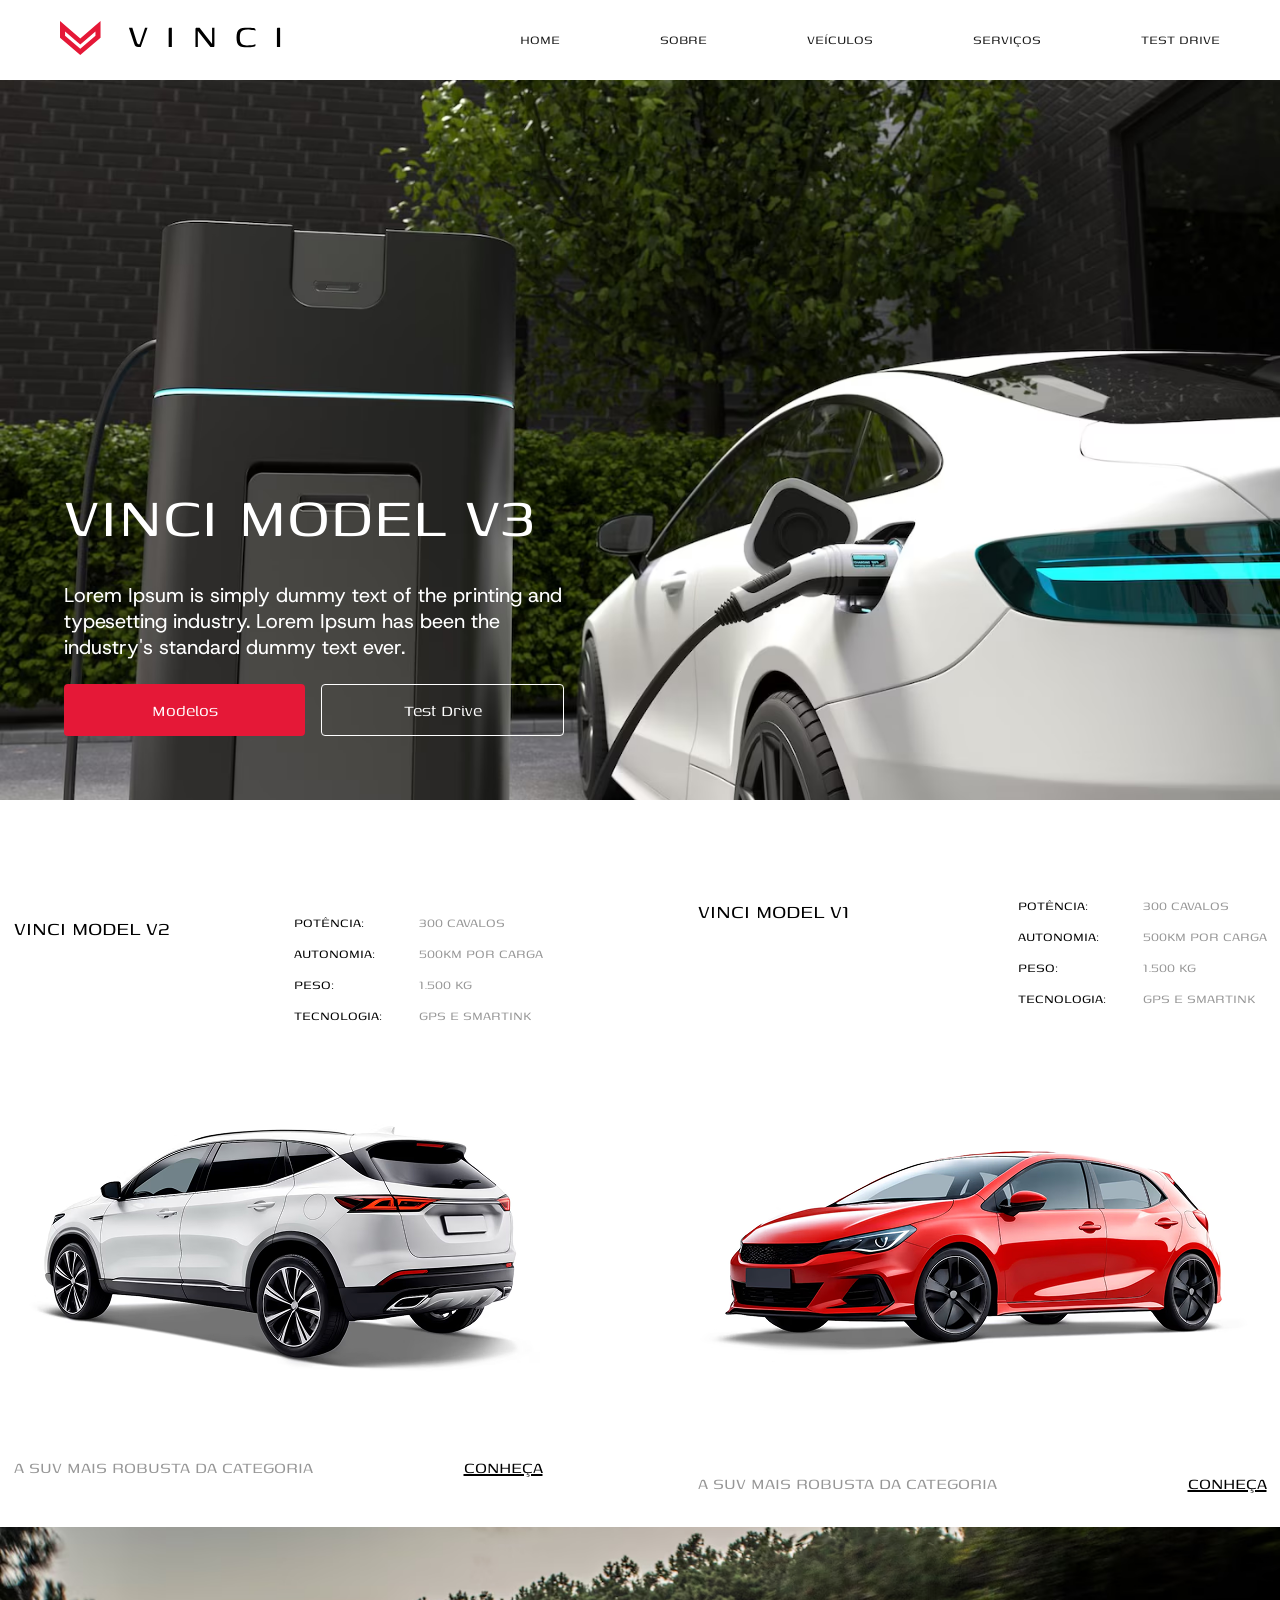
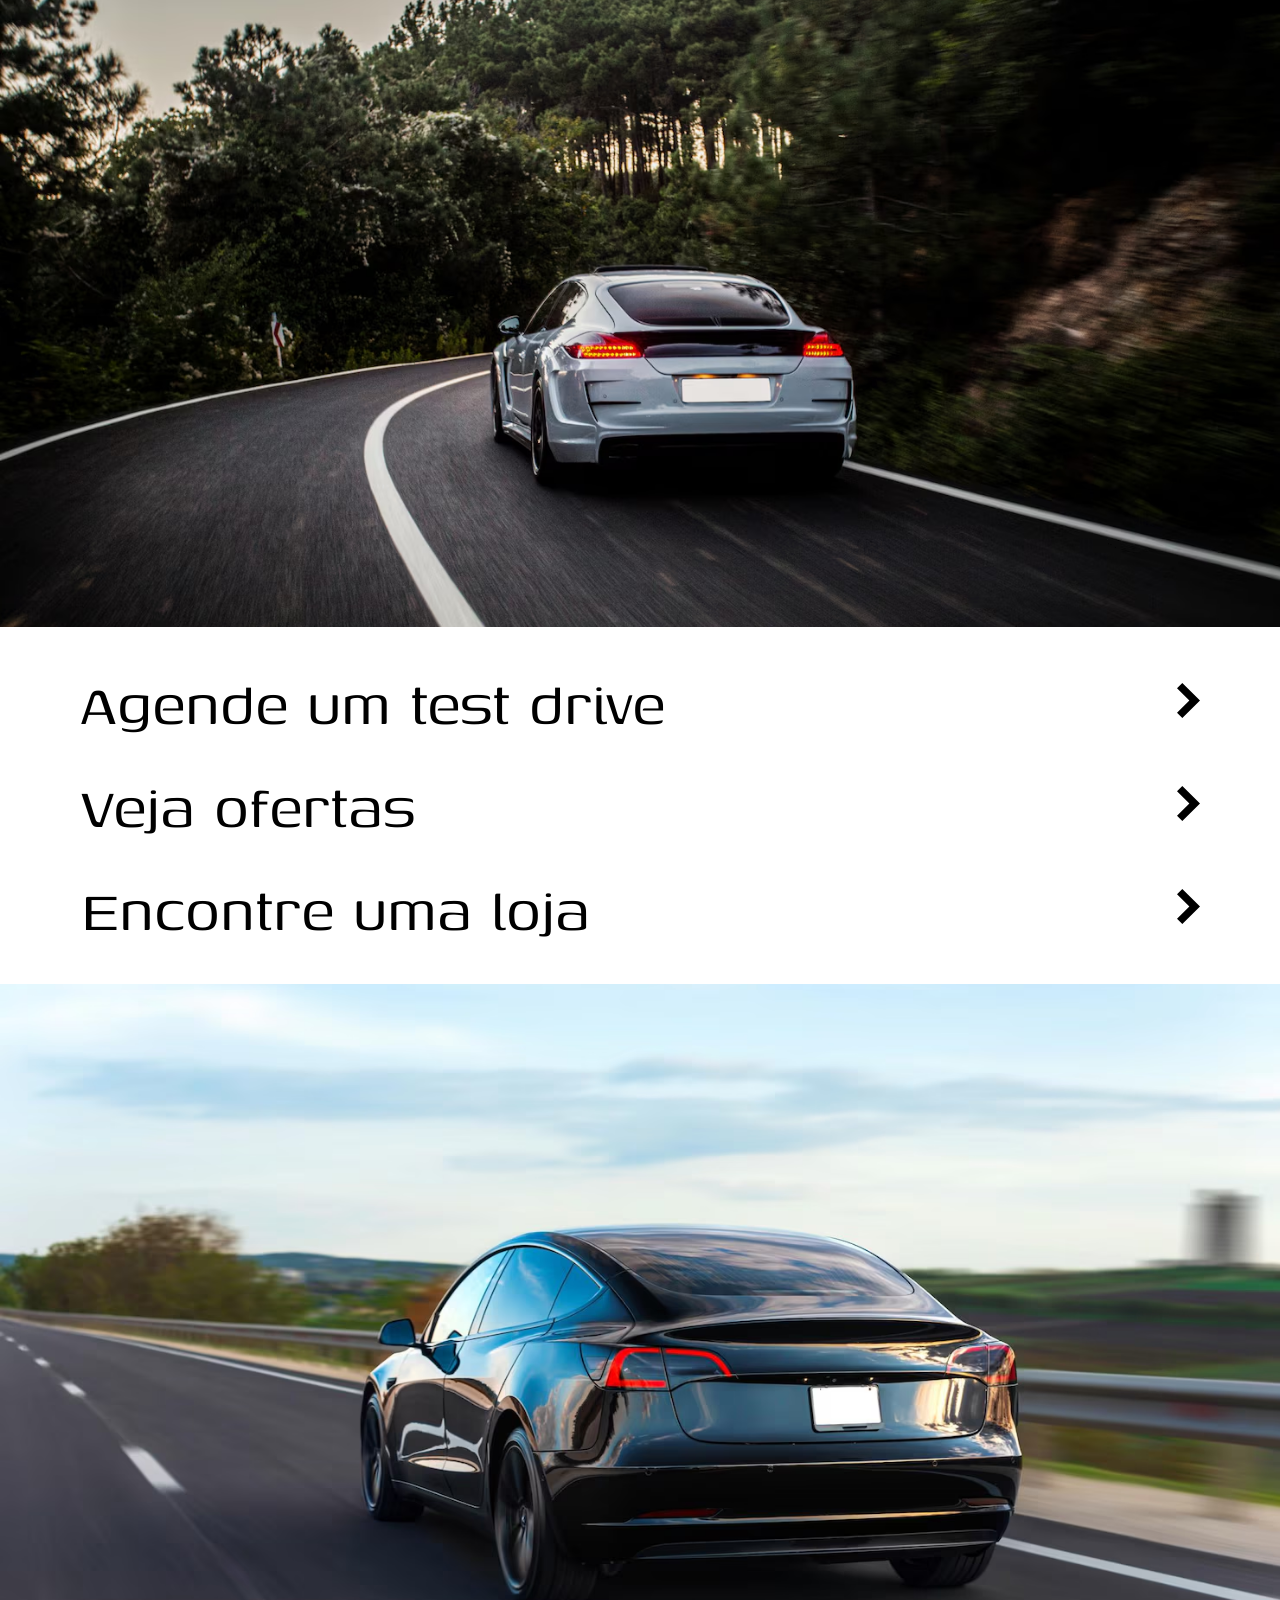
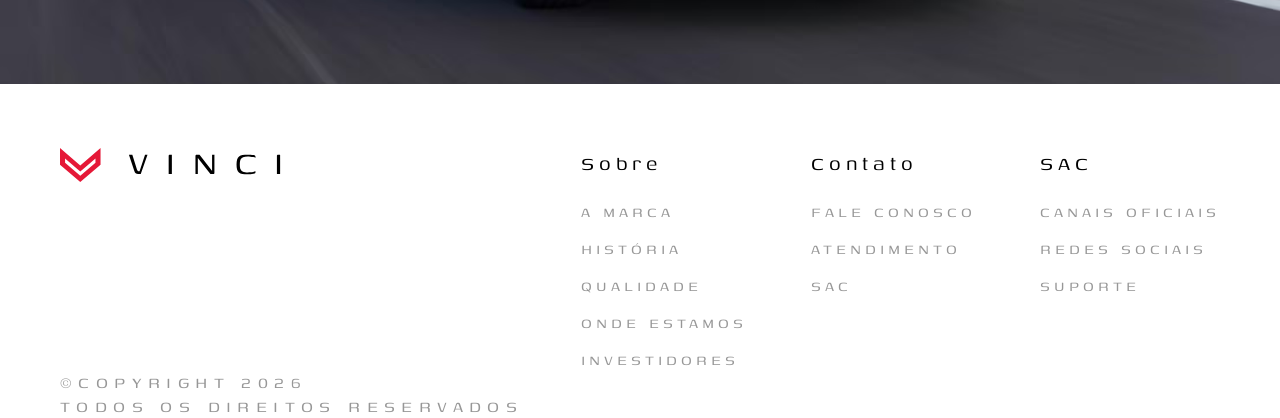
<file: index.html>
<!DOCTYPE html>
<html lang="pt-br">
    <head>
        <meta charset="UTF-8">
        <meta name="viewport" content="width=device-width, initial-scale=1.0">
        <link rel="stylesheet" href="./global.css">

        <title>VINCI - Carros Elétricos</title>
    </head>

    <body>
        <header>
            <figure>
                <img src="./src/assets/images/brand/Logo-name.svg"
                    alt="Vinci Veículos" draggable="false" />
            </figure>

            <div class="header-pages">
                <div class="header-link">
                    <p>Home</p>
                    <div class="line"></div>
                </div>
                <div class="header-link">
                    <p>Sobre</p>
                    <div class="line"></div>
                </div>
                <div class="header-link">
                    <p>Veículos</p>
                    <div class="line"></div>
                </div>
                <div class="header-link">
                    <p>Serviços</p>
                    <div class="line"></div>
                </div>
                <div class="header-link">
                    <p>Test Drive</p>
                    <div class="line"></div>
                </div>
            </div>
        </header>

        <main>
            <!--Hero Section-->
            <section class="Hero">
                <div class="Content">
                    <h1>VINCI MODEL V3</h1>
                    <p>Lorem Ipsum is simply dummy text of the printing and
                        typesetting industry. Lorem Ipsum has been the
                        industry's standard dummy text ever.</p>

                    <div class="btns">
                        <button class="btn btn-primary">Modelos</button>
                        <button class="btn btn-outline">Test Drive</button>
                    </div>
                </div>
            </section>

            <!--Carros-->
            <section class="cars">
                <!--V2-->
                <div class="car-model">
                    <!--Header-->
                    <div class="header">
                        <p>VINCI MODEL V2</p>

                        <div class="details">
                            <div class="detail">
                                <p class="title">Potência:</p>
                                <p>300 cavalos</p>
                            </div>

                            <div class="detail">
                                <p class="title">Autonomia:</p>
                                <p>500km por carga</p>
                            </div>

                            <div class="detail">
                                <p class="title">Peso:</p>
                                <p>1.500 kg</p>
                            </div>

                            <div class="detail">
                                <p class="title">Tecnologia:</p>
                                <p>gps e smartink</p>
                            </div>
                        </div>
                    </div>

                    <figure>
                        <img src="./src/assets/images/cars/v2.png" alt="Carro"
                            draggable="false" />
                    </figure>

                    <!--Footer-->
                    <div class="footer">
                        <p class="desc">A SUV mais robusta da categoria</p>
                        <span onclick class="link">Conheça</span>
                    </div>
                </div>

                <!--V1-->
                <div class="car-model">
                    <!--Header-->
                    <div class="header">
                        <p>VINCI MODEL V1</p>

                        <div class="details">
                            <div class="detail">
                                <p class="title">Potência:</p>
                                <p>300 cavalos</p>
                            </div>

                            <div class="detail">
                                <p class="title">Autonomia:</p>
                                <p>500km por carga</p>
                            </div>

                            <div class="detail">
                                <p class="title">Peso:</p>
                                <p>1.500 kg</p>
                            </div>

                            <div class="detail">
                                <p class="title">Tecnologia:</p>
                                <p>gps e smartink</p>
                            </div>
                        </div>
                    </div>

                    <figure>
                        <img src="./src/assets/images/cars/v1.png" alt="Carro"
                            draggable="false" />
                    </figure>

                    <!--Footer-->
                    <div class="footer">
                        <p class="desc">A SUV mais robusta da categoria</p>
                        <span onclick class="link">Conheça</span>
                    </div>
                </div>
            </section>

            <section class="car1"></section>

            <!--Outros links-->
            <section class="others-links">
                <div class="link">
                    <p>Agende um test drive</p>

                    <figure>
                        <img src="./src/assets/images/arrow-icon.svg"
                            alt="arrow-icon" draggable="false" />
                    </figure>
                </div>

                <div class="link">
                    <p>Veja ofertas</p>

                    <figure>
                        <img src="./src/assets/images/arrow-icon.svg"
                            alt="arrow-icon" draggable="false" />
                    </figure>
                </div>

                <div class="link">
                    <p>Encontre uma loja</p>

                    <figure>
                        <img src="./src/assets/images/arrow-icon.svg"
                            alt="arrow-icon" draggable="false" />
                    </figure>
                </div>
            </section>

            <section class="car2"></section>
        </main>

        <footer>
            <section class="Pages">
                <section class="Logo">
                    <figure>
                        <img src="./src/assets/images/brand/Logo-name.svg"
                            alt="Vinci Veículos" draggable="false" />
                    </figure>
                </section>

                <section class="Sections">
                    <div class="Section">
                        <h3>Sobre</h3>

                        <div>
                            <p>A marca</p>
                            <p>História</p>
                            <p>Qualidade</p>
                            <p>Onde estamos</p>
                            <p>Investidores</p>
                        </div>
                    </div>

                    <div class="Section">
                        <h3>Contato</h3>

                        <div>
                            <p>Fale Conosco</p>
                            <p>Atendimento</p>
                            <p>SAC</p>
                        </div>
                    </div>

                    <div class="Section">
                        <h3>SAC</h3>

                        <div>
                            <p>Canais Oficiais</p>
                            <p>Redes Sociais</p>
                            <p>Suporte</p>
                        </div>
                    </div>
                </section>
            </section>

            <!--COPYRIGHT-->
            <section class="Copyright">
                <p>©Copyright 2026</p>
                <p>Todos os direitos reservados</p>
            </section>
        </footer>
    </body>
</html>
</file>
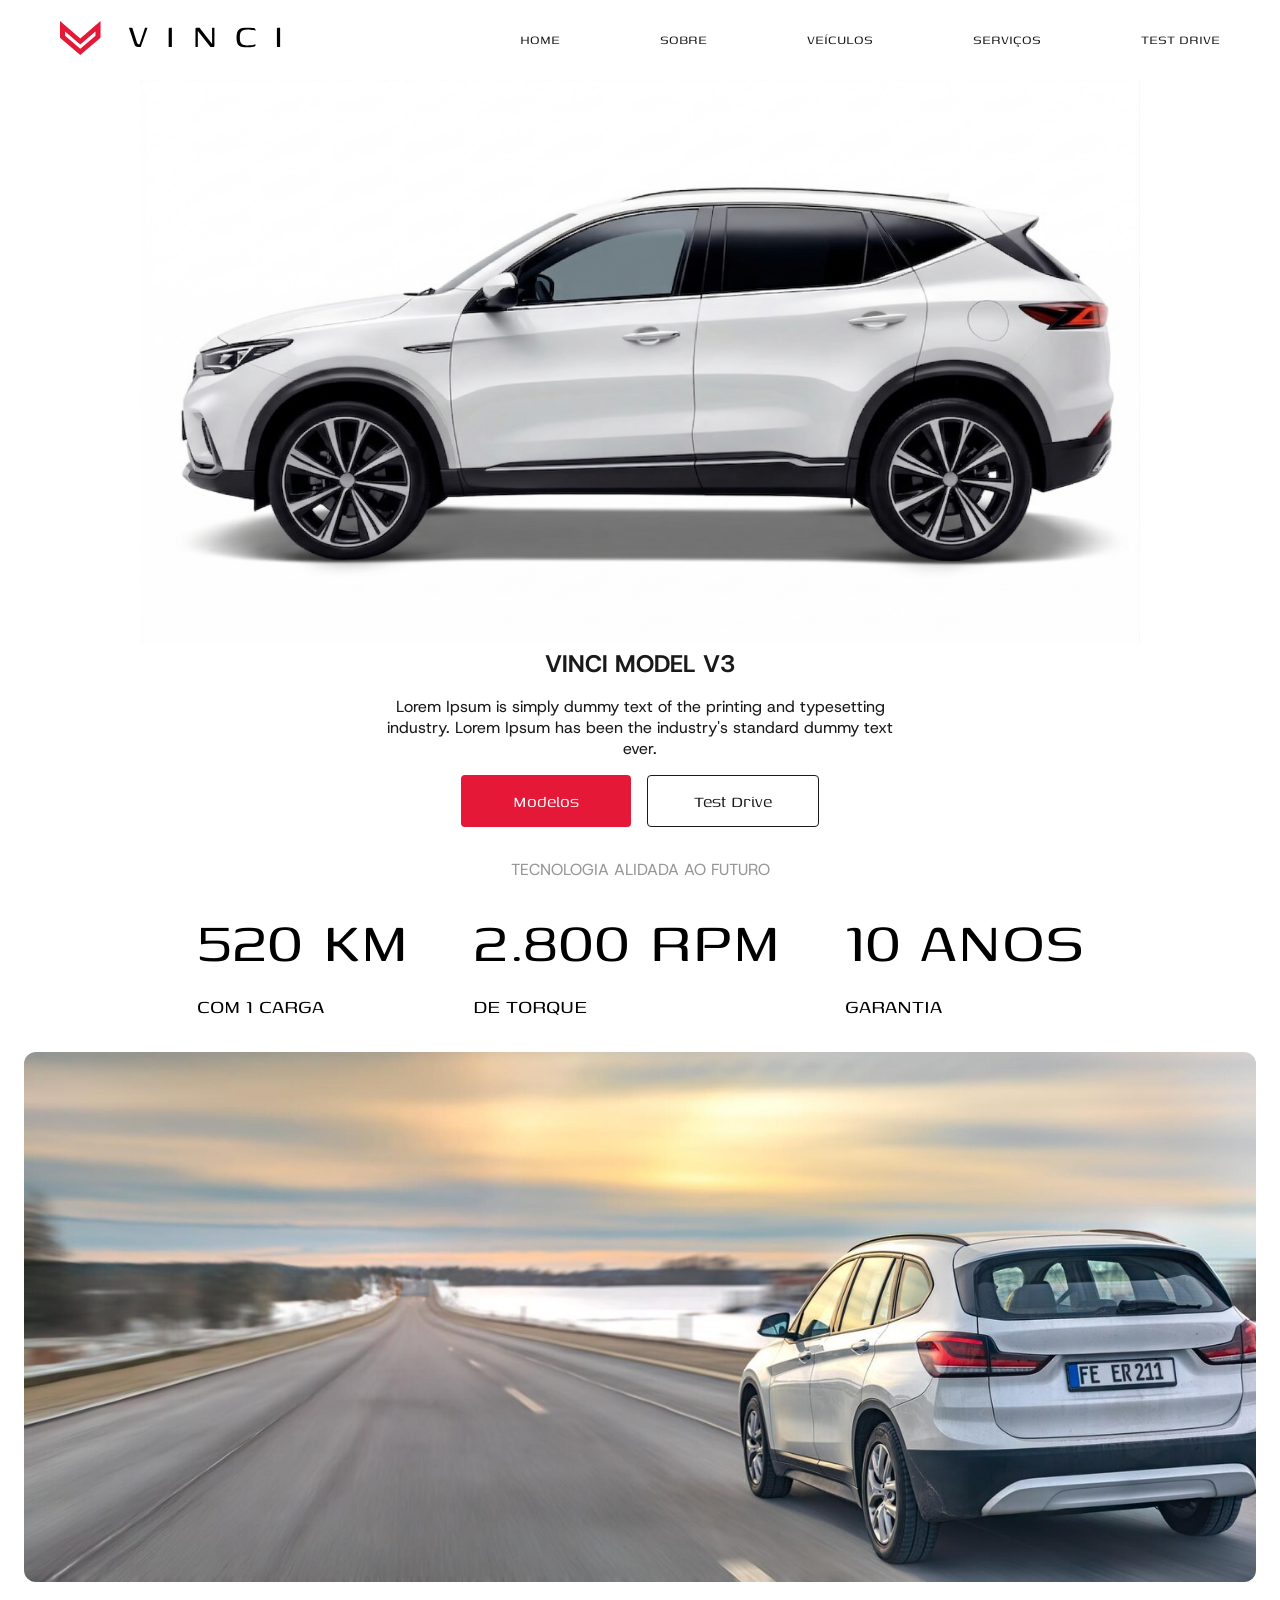
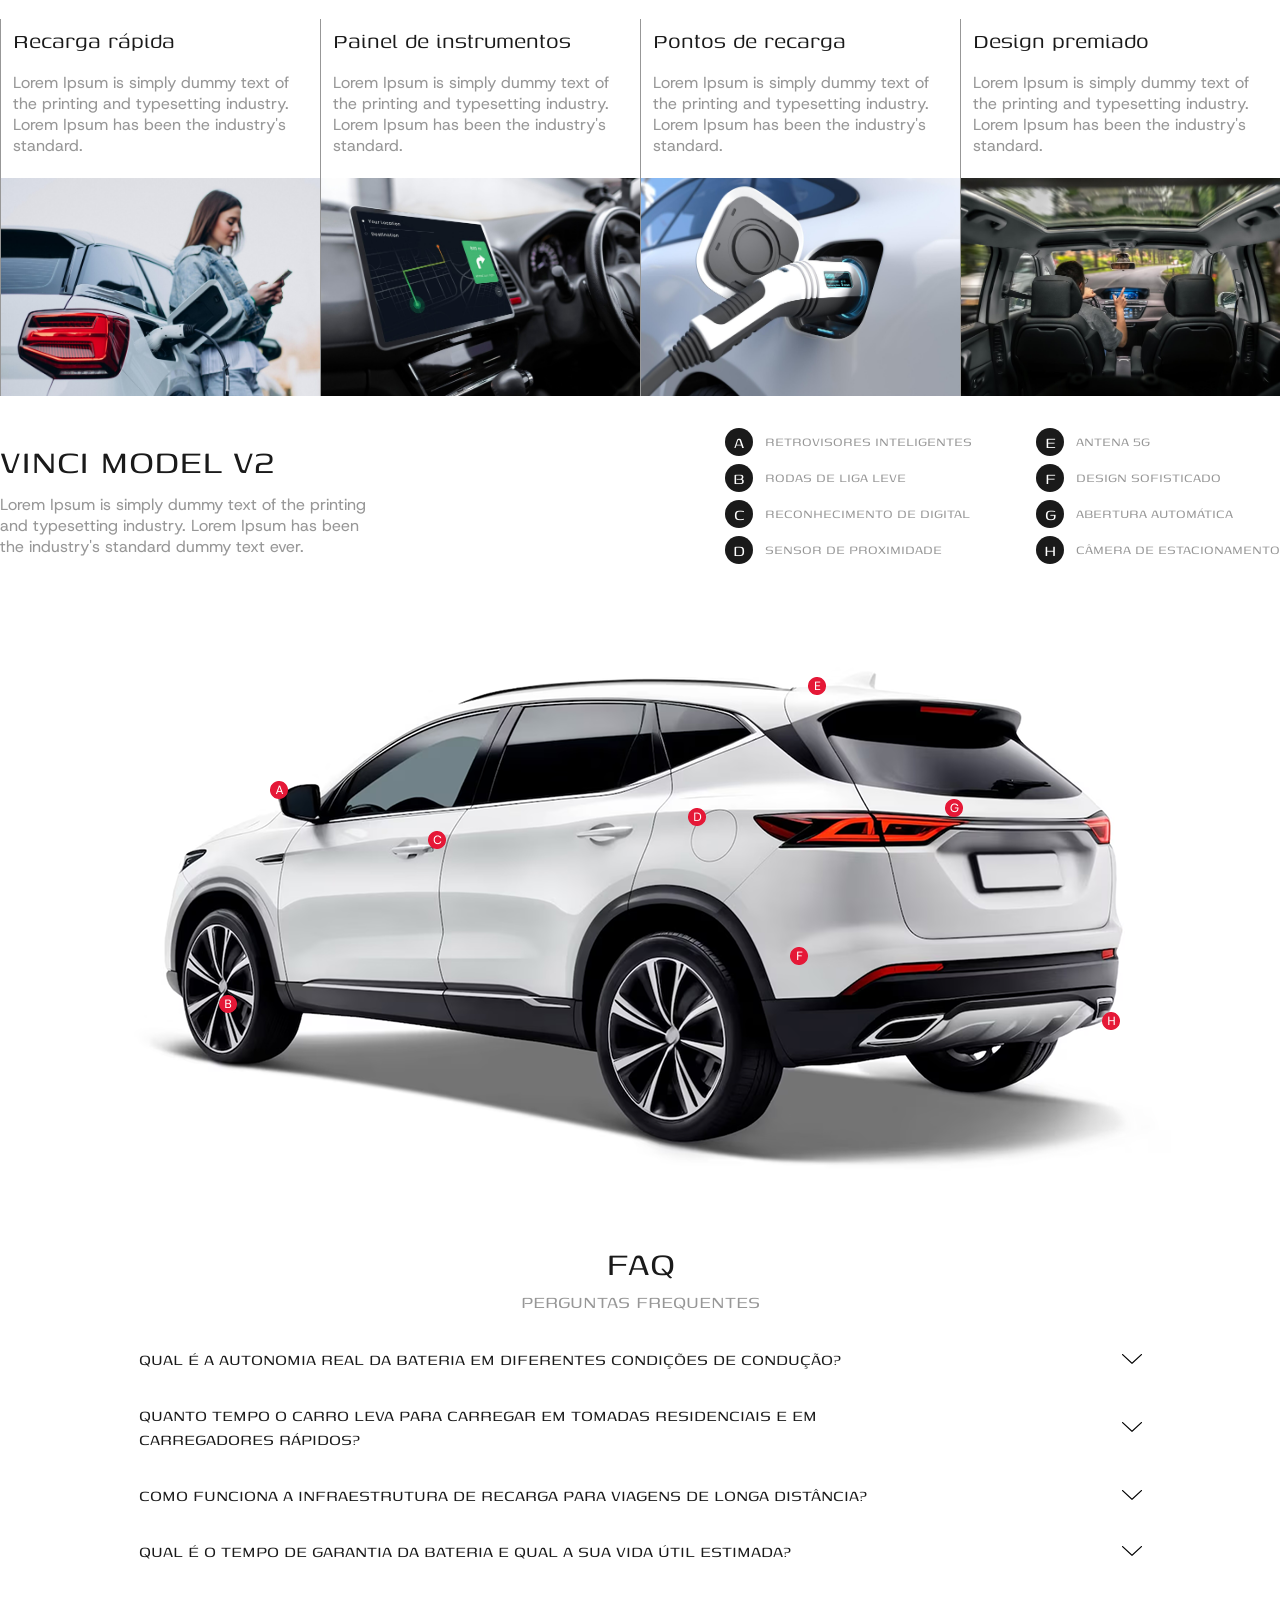
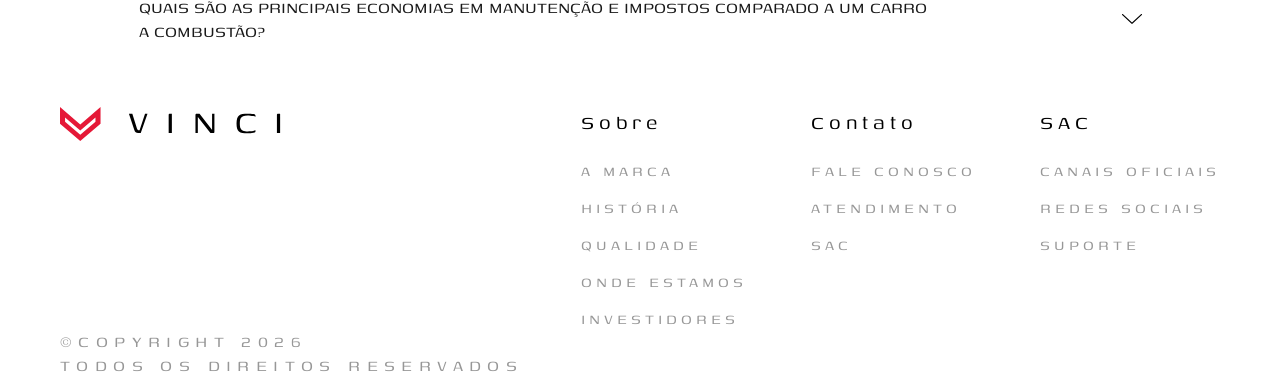
<file: vinci.html>
<!DOCTYPE html>
<html lang="en">
    <head>
        <meta charset="UTF-8">
        <meta name="viewport" content="width=device-width, initial-scale=1.0">
        <link rel="stylesheet" href="./global.css">
        <link rel="stylesheet" href="./src/styles/_vinci.css">

        <title>VINCI - Model V2</title>
    </head>
    <body>
        <header>
            <figure>
                <img src="./src/assets/images/brand/Logo-name.svg"
                    alt="Vinci Veículos" draggable="false" />
            </figure>

            <div class="header-pages">
                <div class="header-link">
                    <p>Home</p>
                    <div class="line"></div>
                </div>
                <div class="header-link">
                    <p>Sobre</p>
                    <div class="line"></div>
                </div>
                <div class="header-link">
                    <p>Veículos</p>
                    <div class="line"></div>
                </div>
                <div class="header-link">
                    <p>Serviços</p>
                    <div class="line"></div>
                </div>
                <div class="header-link">
                    <p>Test Drive</p>
                    <div class="line"></div>
                </div>
            </div>
        </header>

        <main>
            <!--Hero section-->
            <section class="hero">
                <figure class="car">
                    <img src="./src/assets/images/vinci/car.png"
                        alt="Vinci Model 3" draggable="false" />
                </figure>

                <div class="content">
                    <h1>VINCI MODEL V3</h1>
                    <p>Lorem Ipsum is simply dummy text of the printing and
                        typesetting industry. Lorem Ipsum has been the
                        industry's standard dummy text ever.</p>

                    <div class="btns">
                        <button class="btn btn-primary">Modelos</button>
                        <button class="btn btn-outline-black">Test
                            Drive</button>
                    </div>
                </div>
            </section>

            <section class="technology">
                <p>Tecnologia alidada ao futuro</p>

                <div class="specs">
                    <!--KM-->
                    <div class="spec">
                        <p class="title">520 km</p>
                        <p class="desc">com 1 carga</p>
                    </div>

                    <!--RPM-->
                    <div class="spec">
                        <p class="title">2.800 rpm</p>
                        <p class="desc">de torque</p>
                    </div>

                    <!--GARANTIA-->
                    <div class="spec">
                        <p class="title">10 anos</p>
                        <p class="desc">garantia</p>
                    </div>
                </div>
            </section>

            <!--Carro na highway-->
            <section class="highway">
                <figure>
                    <img src="./src/assets/images/vinci/highway.jpg"
                        alt="Carro sendo dirigido na estrada"
                        draggable="false" />
                </figure>
            </section>

            <!--Beneficios-->
            <section class="benefits">
                <!--Recarga rapida-->
                <div class="benefit">
                    <div class="heading">
                        <p class="title">Recarga rápida</p>
                        <p class="desc">Lorem Ipsum is simply dummy text of the
                            printing and typesetting industry. Lorem Ipsum has
                            been the industry's standard.</p>
                    </div>

                    <figure>
                        <img src="./src/assets/images/vinci/car_charging.png"
                            alt="Mulher carregando seu carro"
                            draggable="false" />
                    </figure>
                </div>

                <!--Recarga rapida-->
                <div class="benefit">
                    <div class="heading">
                        <p class="title">Painel de instrumentos</p>
                        <p class="desc">Lorem Ipsum is simply dummy text of the
                            printing and typesetting industry. Lorem Ipsum has
                            been the industry's standard.</p>
                    </div>

                    <figure>
                        <img src="./src/assets/images/vinci/car_panel.png"
                            alt="Painel multimídia interno do carro"
                            draggable="false" />
                    </figure>
                </div>

                <!--Recarga rapida-->
                <div class="benefit">
                    <div class="heading">
                        <p class="title">Pontos de recarga</p>
                        <p class="desc">Lorem Ipsum is simply dummy text of the
                            printing and typesetting industry. Lorem Ipsum has
                            been the industry's standard.</p>
                    </div>

                    <figure>
                        <img src="./src/assets/images/vinci/car_charging_2.png"
                            alt="Carro sendo carregado" draggable="false" />
                    </figure>
                </div>

                <!--Recarga rapida-->
                <div class="benefit">
                    <div class="heading">
                        <p class="title">Design premiado</p>
                        <p class="desc">Lorem Ipsum is simply dummy text of the
                            printing and typesetting industry. Lorem Ipsum has
                            been the industry's standard.</p>
                    </div>

                    <figure>
                        <img src="./src/assets/images/vinci/man_driving_car.png"
                            alt="Homem dirigindo carro" draggable="false" />
                    </figure>
                </div>
            </section>

            <!--Partes do carro-->
            <section class="car-parts">
                <div class="header">
                    <div class="section-title">
                        <p class="title">Vinci Model v2</p>
                        <p class="desc">Lorem Ipsum is simply dummy text of the
                            printing and typesetting industry. Lorem Ipsum has
                            been the industry's standard dummy text ever.</p>
                    </div>

                    <!--Legendas-->
                    <div class="legends">
                        <div class="column">
                            <div class="point">
                                <div class="ball">A</div>
                                <p>Retrovisores inteligentes</p>
                            </div>

                            <div class="point">
                                <div class="ball">B</div>
                                <p>RODAS DE LIGA LEVE</p>
                            </div>

                            <div class="point">
                                <div class="ball">C</div>
                                <p>RECONHECIMENTO DE DIGITAL</p>
                            </div>

                            <div class="point">
                                <div class="ball">D</div>
                                <p>sensor de proximidade</p>
                            </div>
                        </div>

                        <div class="column">
                            <div class="point">
                                <div class="ball">E</div>
                                <p>antena 5g</p>
                            </div>

                            <div class="point">
                                <div class="ball">F</div>
                                <p>design sofisticado</p>
                            </div>

                            <div class="point">
                                <div class="ball">G</div>
                                <p>abertura automática</p>
                            </div>

                            <div class="point">
                                <div class="ball">H</div>
                                <p>câmera de estacionamento</p>
                            </div>
                        </div>
                    </div>
                </div>

                <figure>
                    <img src="./src/assets/images/vinci/car_red_bullets.png"
                        alt="Imagem de um carro com vários pontos vermelhos"
                        draggable="false" />
                </figure>
            </section>

            <!--FAQ-->
            <section class="faq">
                <div class="heading">
                    <p class="title">faq</p>
                    <p class="desc">perguntas frequentes</p>
                </div>

                <div class="questions">
                    <div class="question">
                        <p>Qual é a autonomia real da bateria em diferentes condições de condução?</p>

                        <figure>
                            <img src="./src/assets/images/vinci/arrow_down.svg" alt="Seta para baixo" draggable="false" />
                        </figure>
                    </div>

                    <div class="question">
                        <p>Quanto tempo o carro leva para carregar em tomadas residenciais e em carregadores rápidos?</p>

                        <figure>
                            <img src="./src/assets/images/vinci/arrow_down.svg" alt="Seta para baixo" draggable="false" />
                        </figure>
                    </div>

                    <div class="question">
                        <p>Como funciona a infraestrutura de recarga para viagens de longa distância?</p>

                        <figure>
                            <img src="./src/assets/images/vinci/arrow_down.svg" alt="Seta para baixo" draggable="false" />
                        </figure>
                    </div>

                    <div class="question">
                        <p>Qual é o tempo de garantia da bateria e qual a sua vida útil estimada?</p>

                        <figure>
                            <img src="./src/assets/images/vinci/arrow_down.svg" alt="Seta para baixo" draggable="false" />
                        </figure>
                    </div>

                    <div class="question">
                        <p>Quais são as principais economias em manutenção e impostos comparado a um carro a combustão?</p>

                        <figure>
                            <img src="./src/assets/images/vinci/arrow_down.svg" alt="Seta para baixo" draggable="false" />
                        </figure>
                    </div>
                </div>
            </section>
        </main>

        <footer>
            <section class="Pages">
                <section class="Logo">
                    <figure>
                        <img src="./src/assets/images/brand/Logo-name.svg"
                            alt="Vinci Veículos" draggable="false" />
                    </figure>
                </section>

                <section class="Sections">
                    <div class="Section">
                        <h3>Sobre</h3>

                        <div>
                            <p>A marca</p>
                            <p>História</p>
                            <p>Qualidade</p>
                            <p>Onde estamos</p>
                            <p>Investidores</p>
                        </div>
                    </div>

                    <div class="Section">
                        <h3>Contato</h3>

                        <div>
                            <p>Fale Conosco</p>
                            <p>Atendimento</p>
                            <p>SAC</p>
                        </div>
                    </div>

                    <div class="Section">
                        <h3>SAC</h3>

                        <div>
                            <p>Canais Oficiais</p>
                            <p>Redes Sociais</p>
                            <p>Suporte</p>
                        </div>
                    </div>
                </section>
            </section>

            <!--COPYRIGHT-->
            <section class="Copyright">
                <p>©Copyright 2026</p>
                <p>Todos os direitos reservados</p>
            </section>
        </footer>
    </body>
</html>
</file>
<file: global.css>
@import "./src/styles/_variables.css";
@import "./src/styles/header.css";
@import "./src/styles/footer.css";
@import "./src/styles/cars.css";
@import "./src/styles/hero.css";

/* Reset de estilos padroes do site */
* {
    margin: 0;
    padding: 0;
    box-sizing: border-box;
}

/* Fontes */
@font-face {
    font-family: "title";
    src: url(./src/assets/fonts/title/Genos-VariableFont_wght.ttf);
}
@font-face {
    font-family: "text";
    src: url(./src/assets/fonts/text/HostGrotesk-VariableFont_wght.ttf);
}

body {
    background-color: var(--bg);
    color: var(--text);
    font-family: "text";
    font-weight: normal;
}

main {
    display: flex;
    flex-direction: column;
    gap: 32px;
    padding-top: 80px;
}

/* Secao com outros links para redirecionamento */
.others-links {
    display: flex;
    flex-direction: column;
    padding: 0px 64px;
    gap: 16px;
}
.others-links > .link {
    display: flex;
    justify-content: space-between;
    align-items: center;
    color: black;
    transition: .2s;
    padding: 0px 16px;
    cursor: pointer;
}
.others-links > .link:hover {
    background-color: var(--details);
}
.others-links > .link > p {
    font-size: 72px;
    font-family: "title";
}

/* Secoes apenas com imagens */
.car1, .car2 {
    width: 100%;
    height: 700px;
    background-repeat: no-repeat;
    background-position: center;
    background-size: cover;
}
.car1 {
    background-image: url("/src/assets/images/car1.png");
}
.car2 {
    background-image: url("/src/assets/images/car2.png");
}

.btn {
    display: flex;
    align-items: center;
    justify-content: center;
    border-radius: 4px;
    width: 100%;
    height: 52px;
    padding: 0px 16px;
    font-family: "title";
    font-size: 20px;
    border: none;
    background-color: transparent;
    cursor: pointer;
    transition: .2s;
}
.btn:hover {
    filter: brightness(.75);
}
.btn-primary {
    color: white;
    background-color: var(--primary);
}
.btn-outline {
    color: white;
    border: 1px solid white;
}
.btn-outline-black {
    color: var(--text);
    border: 1px solid var(--text);
}
</file>
<file: src/styles/_vinci.css>
main {
    margin: 0 auto;
    max-width: 1600px;
}

.hero {
    display: flex;
    align-items: center;
    flex-direction: column;
}
.hero > .car > img {
    width: 1000px;
}
.hero > .content {
    display: flex;
    flex-direction: column;
    align-items: center;
    width: 40%;
    gap: 16px;
}
.hero > .content > p {
    text-align: center;
}
.hero > .content > .btns {
    display: flex;
    flex-direction: row;
    gap: 16px;
    width: 70%;
}

.technology {
    display: flex;
    flex-direction: column;
    align-items: center;
    gap: 16px;
}
.technology > p {
    color: var(--subtitle);
    text-transform: uppercase;
}
.technology > .specs {
    display: flex;
    align-items: center;
    gap: 64px;
}
.spec {
    display: flex;
    flex-direction: column;
    gap: 8px;
}
.spec > .title {
    font-family: "title";
    text-transform: uppercase;
    font-size: 72px;
    color: black;
}
.spec > .desc {
    font-family: "title";
    text-transform: uppercase;
    font-size: 24px;
    color: black;
}

.highway {
    display: flex;
    align-items: center;
    justify-content: center;
    width: 100%;
}
.highway > figure {
    padding: 0px 24px;
}
.highway > figure, .highway > figure > img {
    width: 100%;
    border-radius: 12px;
}

.benefits {
    display: flex;
    align-items: center;
}
.benefit {
    display: flex;
    flex-direction: column;
    gap: 16px;
    border-left: 1px solid var(--subtitle);
}
.benefit > .heading {
    display: flex;
    flex-direction: column;
    gap: 16px;
    padding: 6px 12px;
}
.benefit > .heading > .title {
    font-family: "title";
    font-size: 26px;
    color: var(--text);
}
.benefit > .heading > .desc {
    color: var(--subtitle);
}
.benefit > figure {
    height: 272px;
}
.benefit > figure, .benefit > figure > img {
    aspect-ratio: 3 / 2;
    width: 100%;
    height: 100%;
}

.car-parts {
    display: flex;
    flex-direction: column;
    align-items: center;
    gap: 32px;
}
.car-parts > .header {
    width: 100%;
    display: flex;
    justify-content: space-between;
    align-items: center;
}
.car-parts > .header > .section-title {
    display: flex;
    flex-direction: column;
    max-width: 100%;
    width: 380px;
    gap: 8px;
}
.car-parts > .header > .section-title > .title {
    text-transform: uppercase;
    font-family: "title";
    color: var(--title);
    font-size: 42px;
}
.car-parts > .header > .section-title > .desc {
    color: var(--subtitle);
}
.car-parts > .header > .legends {
    display: flex;
    justify-content: space-between;
    align-items: center;
    gap: 64px;
}
.car-parts > .header > .legends > .column {
    display: flex;
    flex-direction: column;
    gap: 8px;
}
.column > .point {
    display: flex;
    align-items: center;
    gap: 12px;
}
.column > .point > .ball {
    display: flex;
    align-items: center;
    justify-content: center;
    width: 28px;
    height: 28px;
    border-radius: 999px;
    background-color: var(--text);
    color: var(--bg);
    font-family: "title";
    font-size: 20px;
    text-transform: uppercase;
}
.column > .point > p {
    font-family: "title";
    text-transform: uppercase;
    color: var(--subtitle);
}

.faq {
    display: flex;
    flex-direction: column;
    align-items: center;
    gap: 32px;
}
.faq > .heading {
    display: flex;
    flex-direction: column;
    align-items: center;
}
.faq > .heading > .title {
    font-family: "title";
    color: var(--text);
    font-size: 42px;
    text-transform: uppercase;
}
.faq > .heading > .desc {
    font-family: "title";
    color: var(--subtitle);
    font-size: 22px;
    text-transform: uppercase;
}
.faq > .questions {
    display: flex;
    flex-direction: column;
    gap: 32px;
}
.faq > .questions > .question {
    display: flex;
    align-items: center;
    justify-content: space-between;
    gap: 64px;
}
.faq > .questions > .question > p {
    font-family: "title";
    text-transform: uppercase;
    font-size: 20px;
    color: var(--title);
    max-width: 80%;
}
.faq > .questions > .question > figure > img {
    width: 20px;
}
</file>
